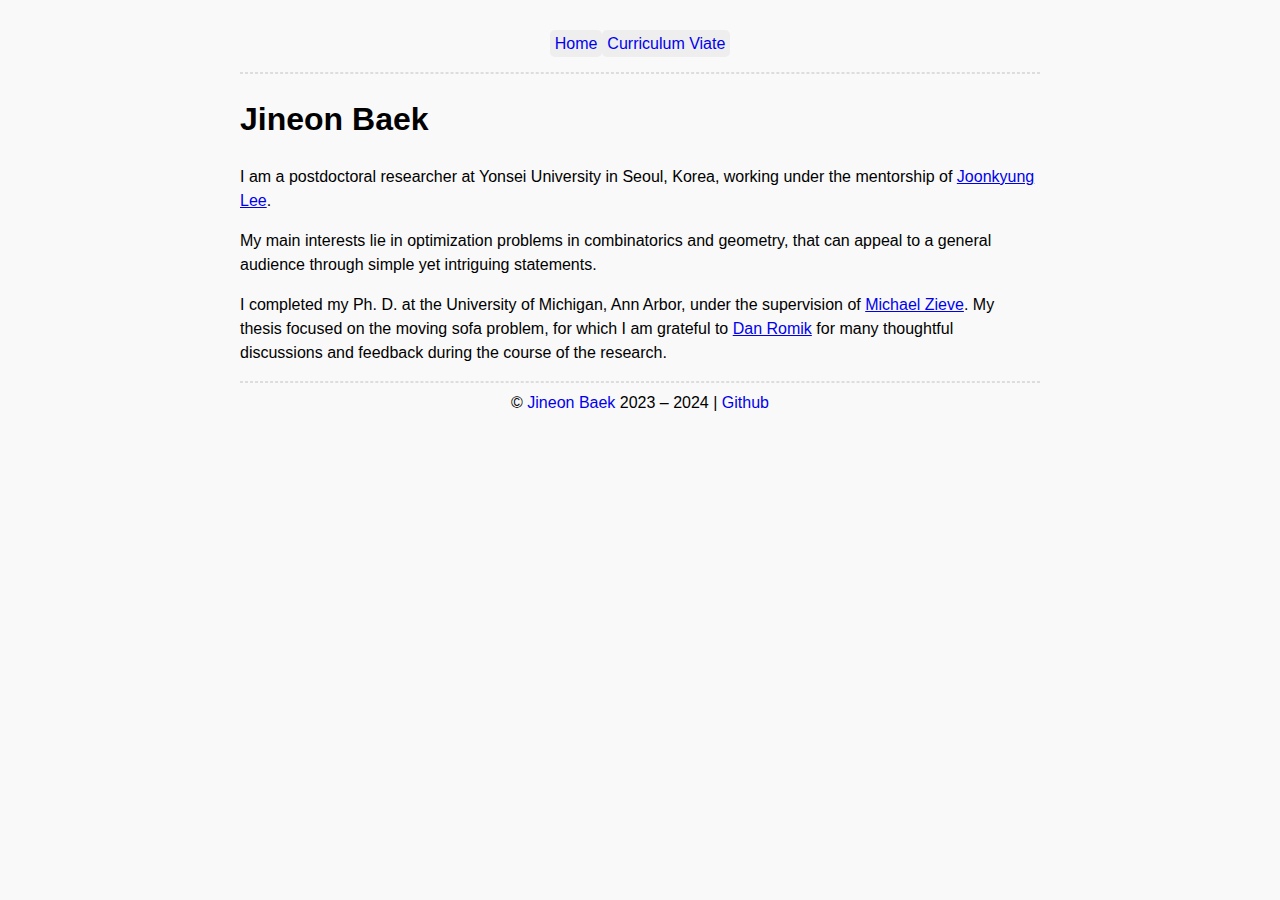
<file: index.html>
<!doctype html><html lang=en-us><head><meta name=generator content="Hugo 0.139.3"><meta charset=utf-8><meta name=viewport content="width=device-width,initial-scale=1"><title>Home | Jineon Baek</title>
<link rel=stylesheet href=/css/style.css><link rel=stylesheet href=/css/fonts.css><link rel=stylesheet href=/css/custom.css></head><body><nav><ul class=menu><li><a href=/>Home</a></li><li><a href=/CV.pdf>Curriculum Viate</a></li></ul><hr></nav><h1 id=jineon-baek>Jineon Baek</h1><p>I am a postdoctoral researcher at Yonsei University in Seoul, Korea,
working under the mentorship of <a href=https://sites.google.com/site/joonkyungleemaths/>Joonkyung Lee</a>.</p><p>My main interests lie in optimization problems in combinatorics and geometry, that can appeal to a general audience through simple yet intriguing statements.</p><p>I completed my Ph. D. at the University of Michigan, Ann Arbor,
under the supervision of <a href=http://www.math.lsa.umich.edu/~zieve/>Michael Zieve</a>.
My thesis focused on the moving sofa problem,
for which I am grateful to <a href=https://www.math.ucdavis.edu/~romik/>Dan Romik</a>
for many thoughtful discussions and feedback during the course of the research.</p><ul></ul><footer><script type=text/x-mathjax-config>
  MathJax.Hub.Config({
    tex2jax: {
      inlineMath: [ ['$','$'], ["\\(","\\)"] ],
      processEscapes: true
    }
  });
</script><script type=text/javascript src="https://cdn.mathjax.org/mathjax/latest/MathJax.js?config=TeX-MML-AM_CHTML"></script><hr>© <a href=mailto:jineon@umich.edu>Jineon Baek</a> 2023 &ndash; 2024 | <a href=https://github.com/jcpaik>Github</a></footer></body></html>
</file>
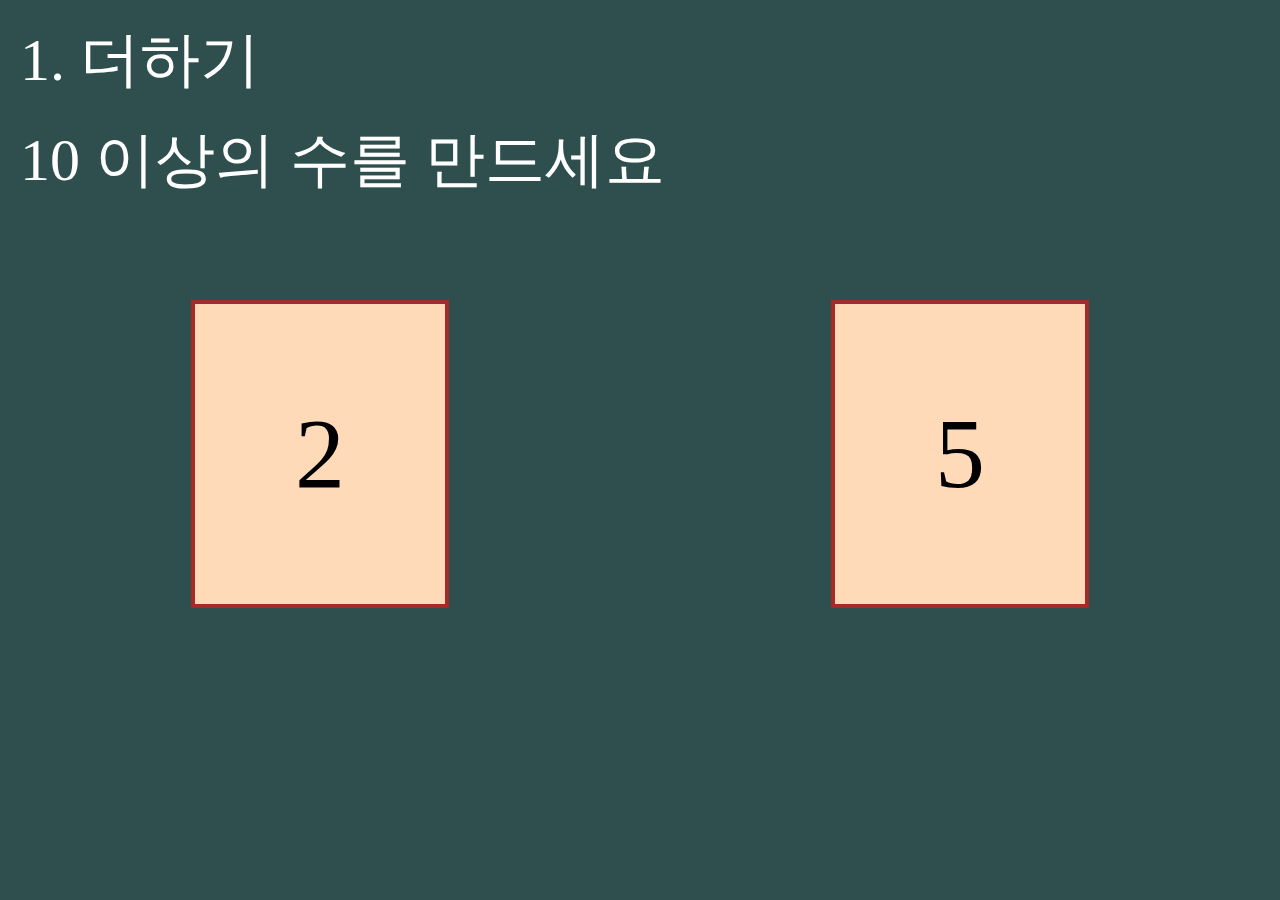
<file: carithmetic/index.html>
<!DOCTYPE html>
<html>

<head>
  <meta charset="utf-8">
  <style>
    body {
      margin: 0;
      padding: 0;
      background-color: darkslategray;
    }

    div.top {
      position: fixed;
      top: 0;
      width: 100%;
      margin: 20px;
    }

    div.middle {
      position: fixed;
      top: 50%;
      transform: translate(0, -50%);
      height: 300px;
      width: 100%;
      display: flex;
    }

    div.flexbox {
      flex: 1;
      background: transparent;
      height: 100%;
    }

    div.card {
      position: relative;
      background: peachpuff;
      border: 4px solid brown;
      left: 50%;
      transform: translate(-50%, 0);
      height: 100%;
      line-height: 300px;
      width: 250px;
      text-align: center;
      vertical-align: middle;
      font-size: 100px;
    }

    div.bottom {
      position: fixed;
      bottom: 0;
      width: 100%;
      margin: 20px;
    }

    div.text {
      position: relative;
      width: 100%;
      height: 100px;
      font-size: 60px;
      color: white;
    }
  </style>
</head>

<body>

  <div class="top">
    <div class="text" id="title">
      1. Hello!
    </div>
    <div class="text" id="objective">
      Make a number greater than 10.
    </div>
  </div>

  <div class="middle" id="cards">
    <div class="flexbox">
      <div class="card">+7</div>
    </div>
    <div class="flexbox">
      <div class="card">-8</div>
    </div>
    <div class="flexbox">
      <div class="card">+9</div>
    </div>
  </div>

  <div class="bottom">
    <div class="text" id="equation">
      -4 * -5 = 20
    </div>
  </div>

  <script src="app.js"></script>
  <script src="view.js"></script>
</body>

</html>
</file>
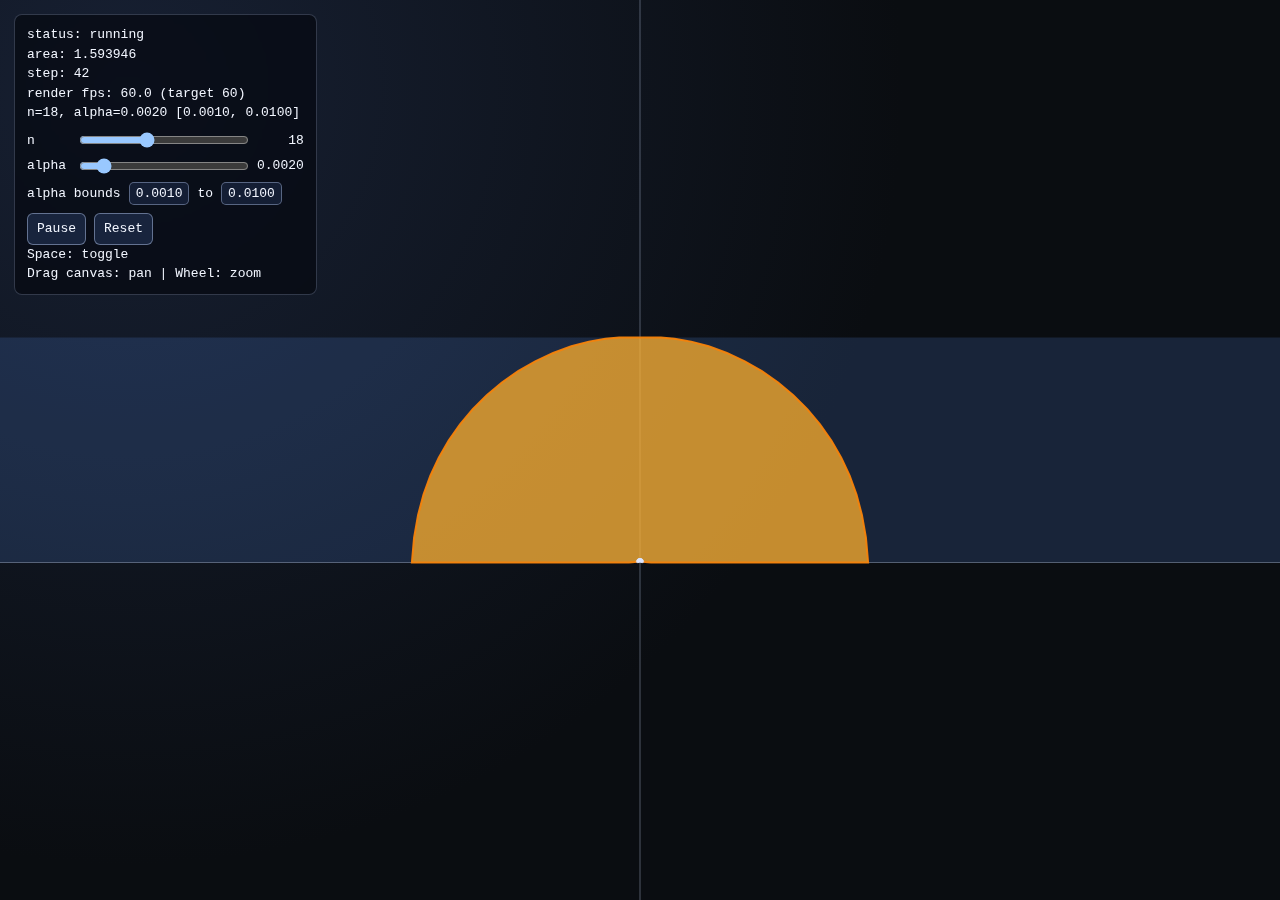
<file: apps/sofa/index.html>
<!DOCTYPE html>
<html lang="en">
<head>
  <meta charset="UTF-8">
  <meta name="viewport" content="width=device-width, initial-scale=1.0">
  <title>Moving Sofa Optimizer</title>
  <style>
    :root {
      color-scheme: dark;
    }

    * {
      box-sizing: border-box;
    }

    html, body {
      margin: 0;
      width: 100%;
      height: 100%;
      overflow: hidden;
      font-family: Menlo, Monaco, Consolas, "Courier New", monospace;
      background: #0a0d11;
      color: #f2f6ff;
    }

    #app {
      position: relative;
      width: 100%;
      height: 100%;
    }

    #view {
      width: 100%;
      height: 100%;
      display: block;
      background: radial-gradient(circle at 10% 10%, #172033 0%, #0a0d11 55%);
    }

    #hud {
      position: absolute;
      top: 14px;
      left: 14px;
      padding: 10px 12px;
      background: rgba(5, 9, 16, 0.72);
      border: 1px solid rgba(173, 191, 229, 0.25);
      border-radius: 8px;
      font-size: 13px;
      line-height: 1.5;
      min-width: 260px;
      backdrop-filter: blur(4px);
    }

    #hud .row {
      white-space: nowrap;
    }

    #controls {
      margin-top: 8px;
      display: flex;
      gap: 8px;
      align-items: center;
    }

    #sliders {
      margin-top: 8px;
      display: grid;
      gap: 6px;
    }

    .slider-row {
      display: grid;
      grid-template-columns: 44px 1fr auto;
      align-items: center;
      gap: 8px;
      white-space: nowrap;
    }

    .slider-row input[type="range"] {
      width: 170px;
      margin: 0;
    }

    .drag-row {
      display: flex;
      gap: 8px;
      align-items: center;
      white-space: nowrap;
    }

    .drag-num {
      padding: 1px 6px;
      border-radius: 5px;
      border: 1px solid rgba(173, 191, 229, 0.45);
      background: rgba(24, 36, 61, 0.75);
      cursor: ns-resize;
      user-select: none;
      touch-action: none;
    }

    button {
      border: 1px solid rgba(173, 191, 229, 0.5);
      background: #18243d;
      color: #f2f6ff;
      border-radius: 6px;
      padding: 5px 9px;
      font: inherit;
      cursor: pointer;
    }

    button:hover {
      background: #22345b;
    }
  </style>
</head>
<body>
  <div id="app">
    <canvas id="view"></canvas>
    <div id="hud">
      <div class="row" id="status"></div>
      <div class="row" id="area"></div>
      <div class="row" id="step"></div>
      <div class="row" id="fps"></div>
      <div class="row" id="cfg"></div>
      <div id="sliders">
        <label class="slider-row" for="n-slider">
          <span>n</span>
          <input id="n-slider" type="range" min="4" max="40" step="1" value="18">
          <span id="n-value">18</span>
        </label>
        <label class="slider-row" for="alpha-slider">
          <span>alpha</span>
          <input id="alpha-slider" type="range" min="0.0010" max="0.0100" step="0.0001" value="0.0020">
          <span id="alpha-value">0.0020</span>
        </label>
        <div class="drag-row">
          <span>alpha bounds</span>
          <span id="alpha-min-bound" class="drag-num" title="Drag right/up: ×10, left/down: ÷10">0.0010</span>
          <span>to</span>
          <span id="alpha-max-bound" class="drag-num" title="Drag right/up: ×10, left/down: ÷10">0.0100</span>
        </div>
      </div>
      <div id="controls">
        <button id="toggle">Pause</button>
        <button id="reset">Reset</button>
      </div>
      <div class="row">Space: toggle</div>
      <div class="row">Drag canvas: pan | Wheel: zoom</div>
    </div>
  </div>
  <script type="module" src="main.js"></script>
</body>
</html>
</file>
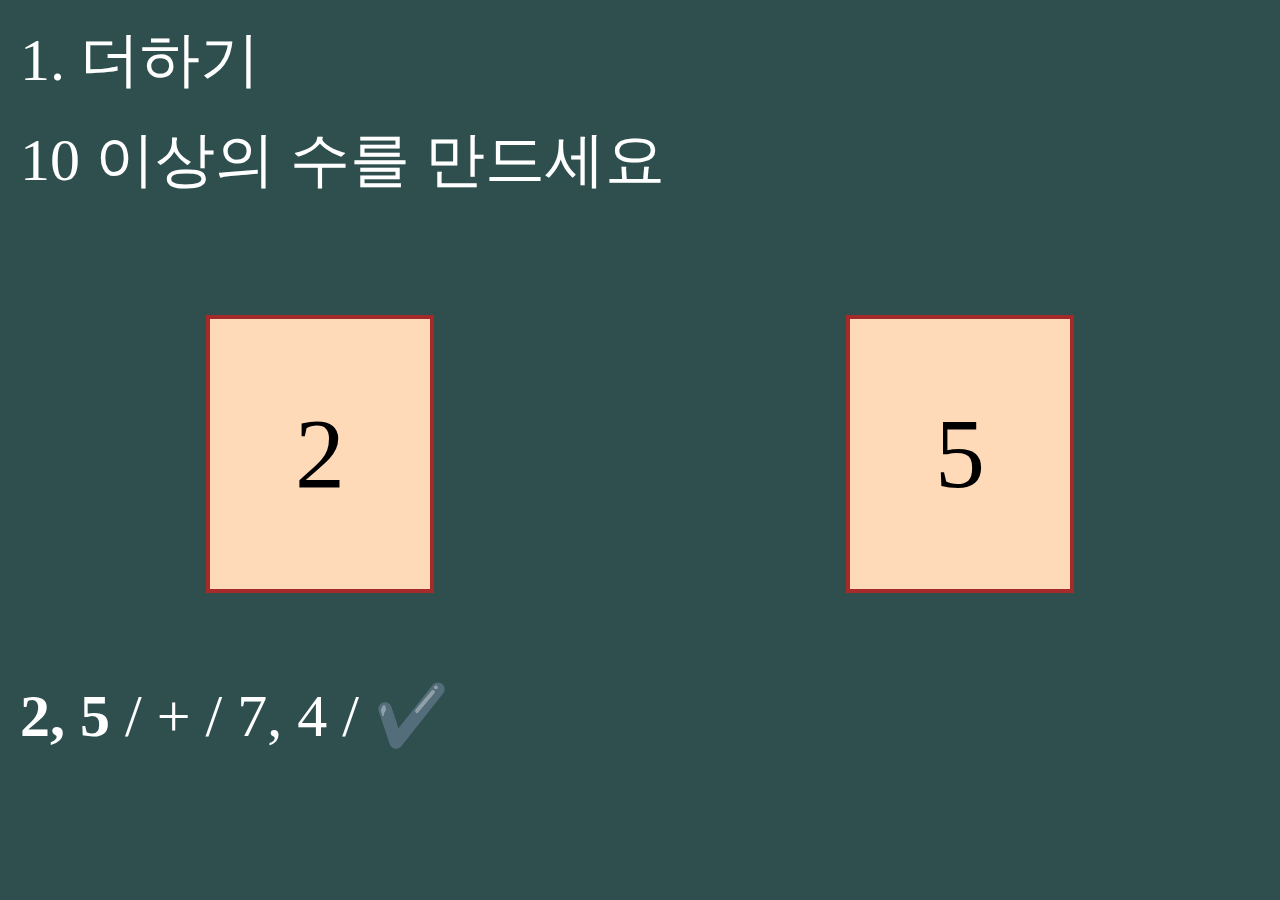
<file: carithmetic/ko/index.html>
<!DOCTYPE html>
<html>

<head>
  <meta charset="utf-8">
  <style>
    body {
      margin: 0;
      padding: 0;
      background-color: darkslategray;
    }

    div.top {
      position: fixed;
      top: 0;
      width: 100%;
      margin: 20px;
    }

    div.middle {
      position: fixed;
      top: 50%;
      transform: translate(0, -50%);
      height: 270px;
      width: 100%;
      display: flex;
    }

    div.flexbox {
      flex: 1;
      background: transparent;
      height: 100%;
    }

    div.card {
      position: relative;
      background: peachpuff;
      border: 4px solid brown;
      left: 50%;
      transform: translate(-50%, 0);
      height: 100%;
      line-height: 270px;
      width: 220px;
      text-align: center;
      vertical-align: middle;
      font-size: 100px;
    }

    div.bottom {
      position: fixed;
      bottom: 0;
      width: 100%;
      margin: 20px;
    }

    div.text {
      position: relative;
      width: 100%;
      height: 100px;
      font-size: 60px;
      color: white;
    }
  </style>
</head>

<body>

  <div class="top">
    <div class="text" id="title">
      1. Hello!
    </div>
    <div class="text" id="objective">
      Make a number greater than 10.
    </div>
  </div>

  <div class="middle" id="cards">
    <div class="flexbox">
      <div class="card">+7</div>
    </div>
    <div class="flexbox">
      <div class="card">-8</div>
    </div>
    <div class="flexbox">
      <div class="card">+9</div>
    </div>
  </div>

  <div class="bottom">
    <div class="text" id="deck">
      1, 2 / <b>3, 4</b> / 5, 6
    </div>
    <div class="text" id="equation">
      -4 * -5 = 20
    </div>
  </div>

  <script src="app.js"></script>
  <script src="view.js"></script>
</body>

</html>
</file>
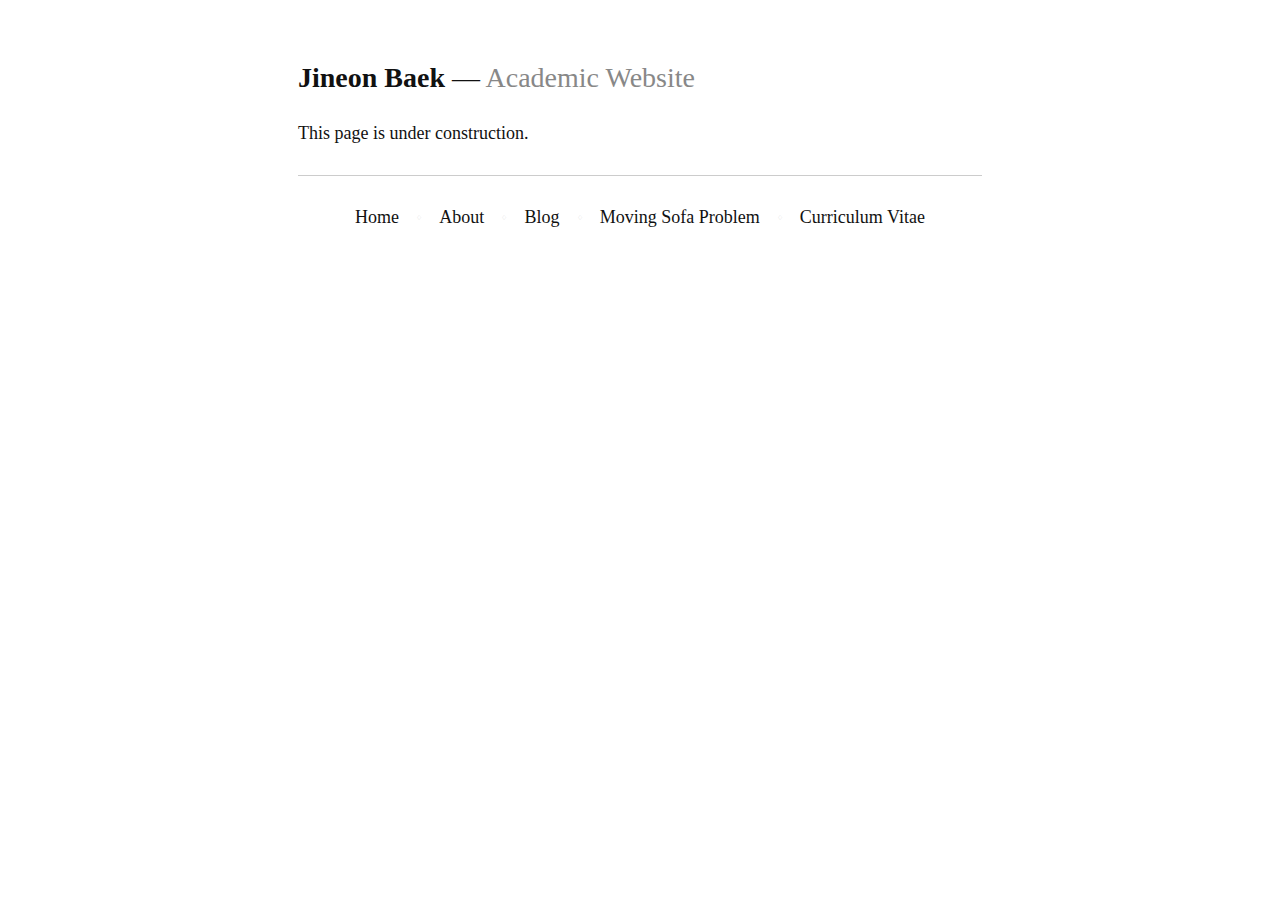
<file: under-construction.html>
<!doctype html>
<html lang="en">
  <head>
    <meta charset="utf-8">
    <meta name="viewport" content="width=device-width, initial-scale=1">

    <title>Under Construction — Jineon Baek</title>

    <link rel="stylesheet" href="style.css">
  </head>

  <body>
    <header>
      <h1><span class="name">Jineon Baek</span><span class="title-dash"> — </span><span class="title-rest">Academic Website</span></h1>
    </header>

    <main>
      <p>This page is under construction.</p>

      <hr>

      <nav aria-label="Main">
        <a href="/">Home</a>
        <span class="sep" aria-hidden="true">♢</span>
        <a href="/under-construction.html">About</a>
        <span class="sep" aria-hidden="true">♢</span>
        <a href="/under-construction.html">Blog</a>
        <span class="sep" aria-hidden="true">♢</span>
        <a href="/under-construction.html">Moving Sofa Problem</a>
        <span class="sep" aria-hidden="true">♢</span>
        <a href="/under-construction.html">Curriculum Vitae</a>
      </nav>
    </main>
  </body>
</html>
</file>
<file: style.css>
* {
  box-sizing: border-box;
}

body {
  margin: 0 auto;
  padding: 0 1em;
  max-width: 40em;

  font-family: Palatino, "Palatino Linotype", "Book Antiqua", Georgia, serif;
  font-size: 18px;
  line-height: 1.6;

  color: #111;
  background-color: #ffffff;
}

h1 {
  margin: 2em 0 0 0;
  font-size: 28px;
  font-weight: normal;
}

h1 .name {
  font-weight: bold;
}

h1 .title-rest {
  color: #888;
}

p {
  margin: 1em 0;
}

a {
  color: #111;
  text-decoration: underline;
}

a:hover {
  text-decoration: none;
}

hr {
  margin: 1.5em 0;
  border: none;
  border-top: 1px solid #ccc;
}

nav {
  font-size: 18px;
  text-align: center;
}

nav a {
  margin: 0 0.7em;
  text-decoration: none;
}

nav .sep {
  color: #ccc;
  font-size: 0.4em;
  vertical-align: middle;
}

nav a:hover {
  text-decoration: underline;
}
</file>
